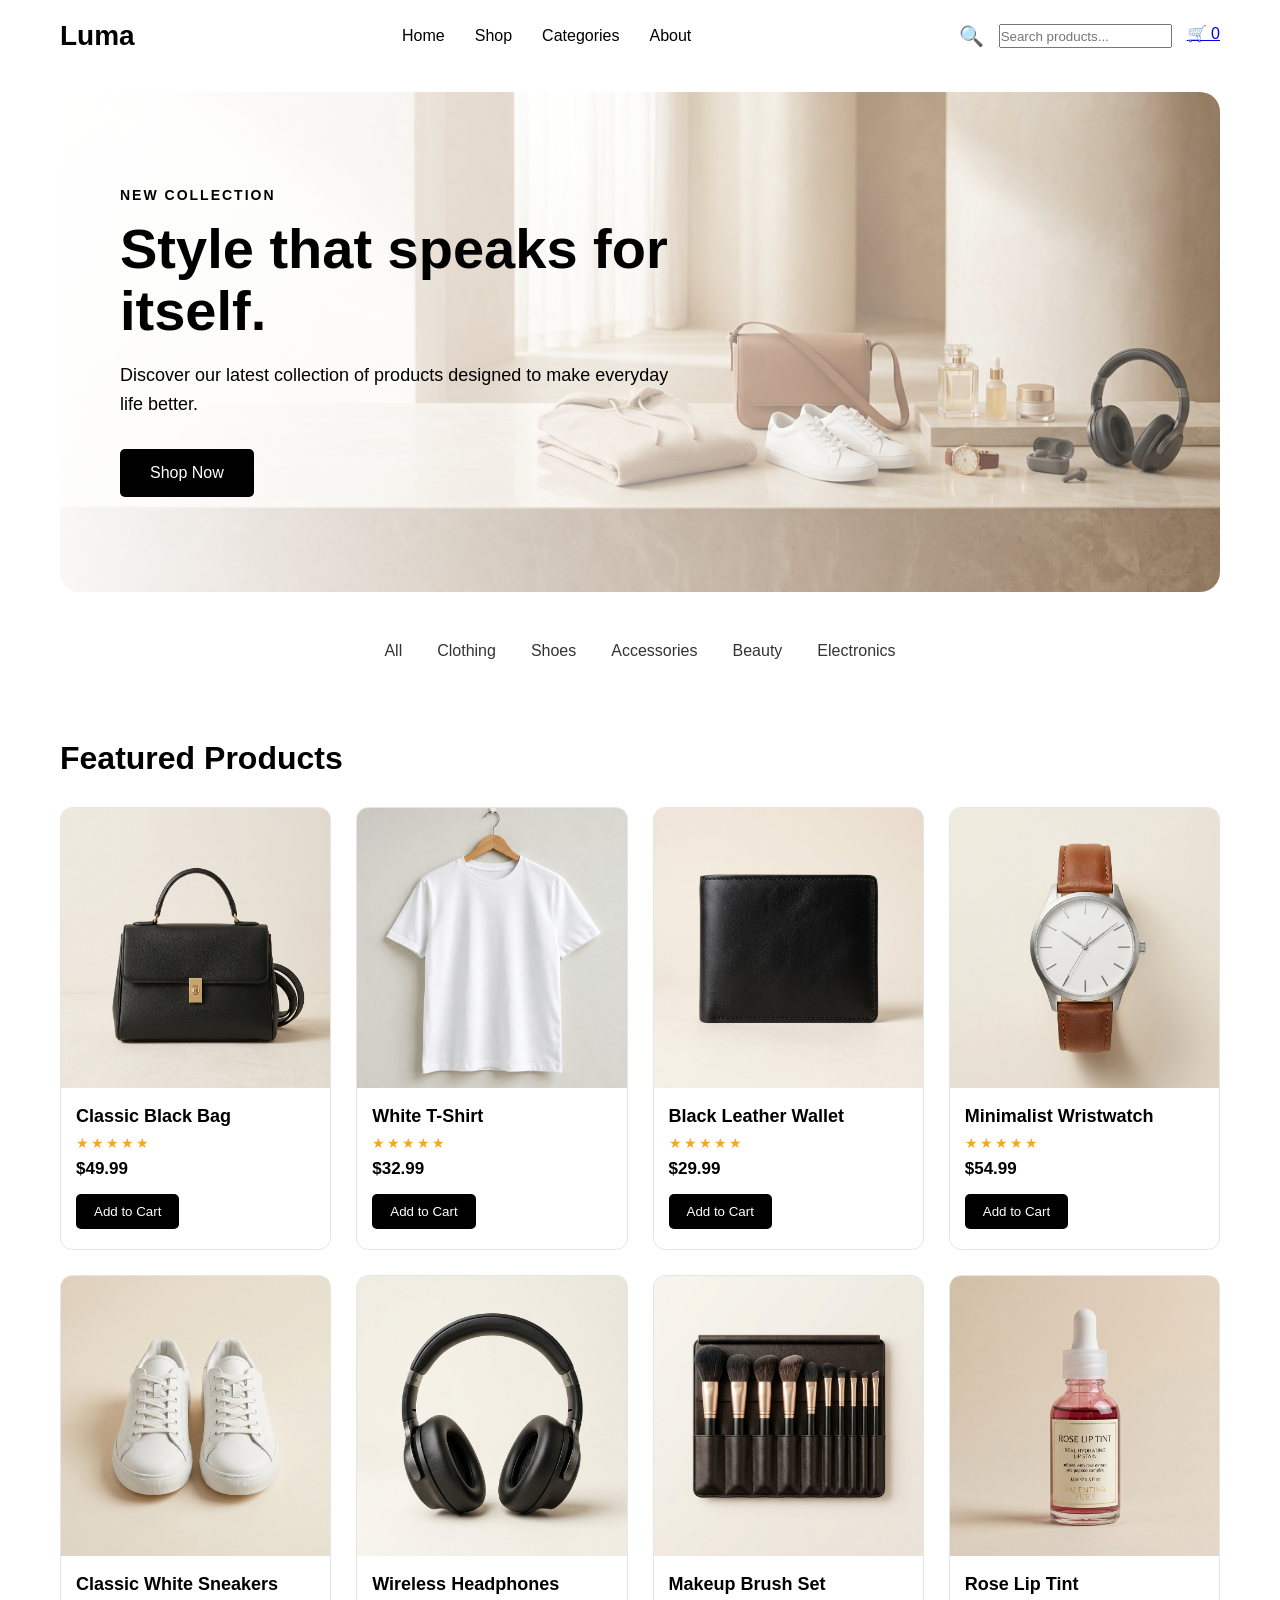
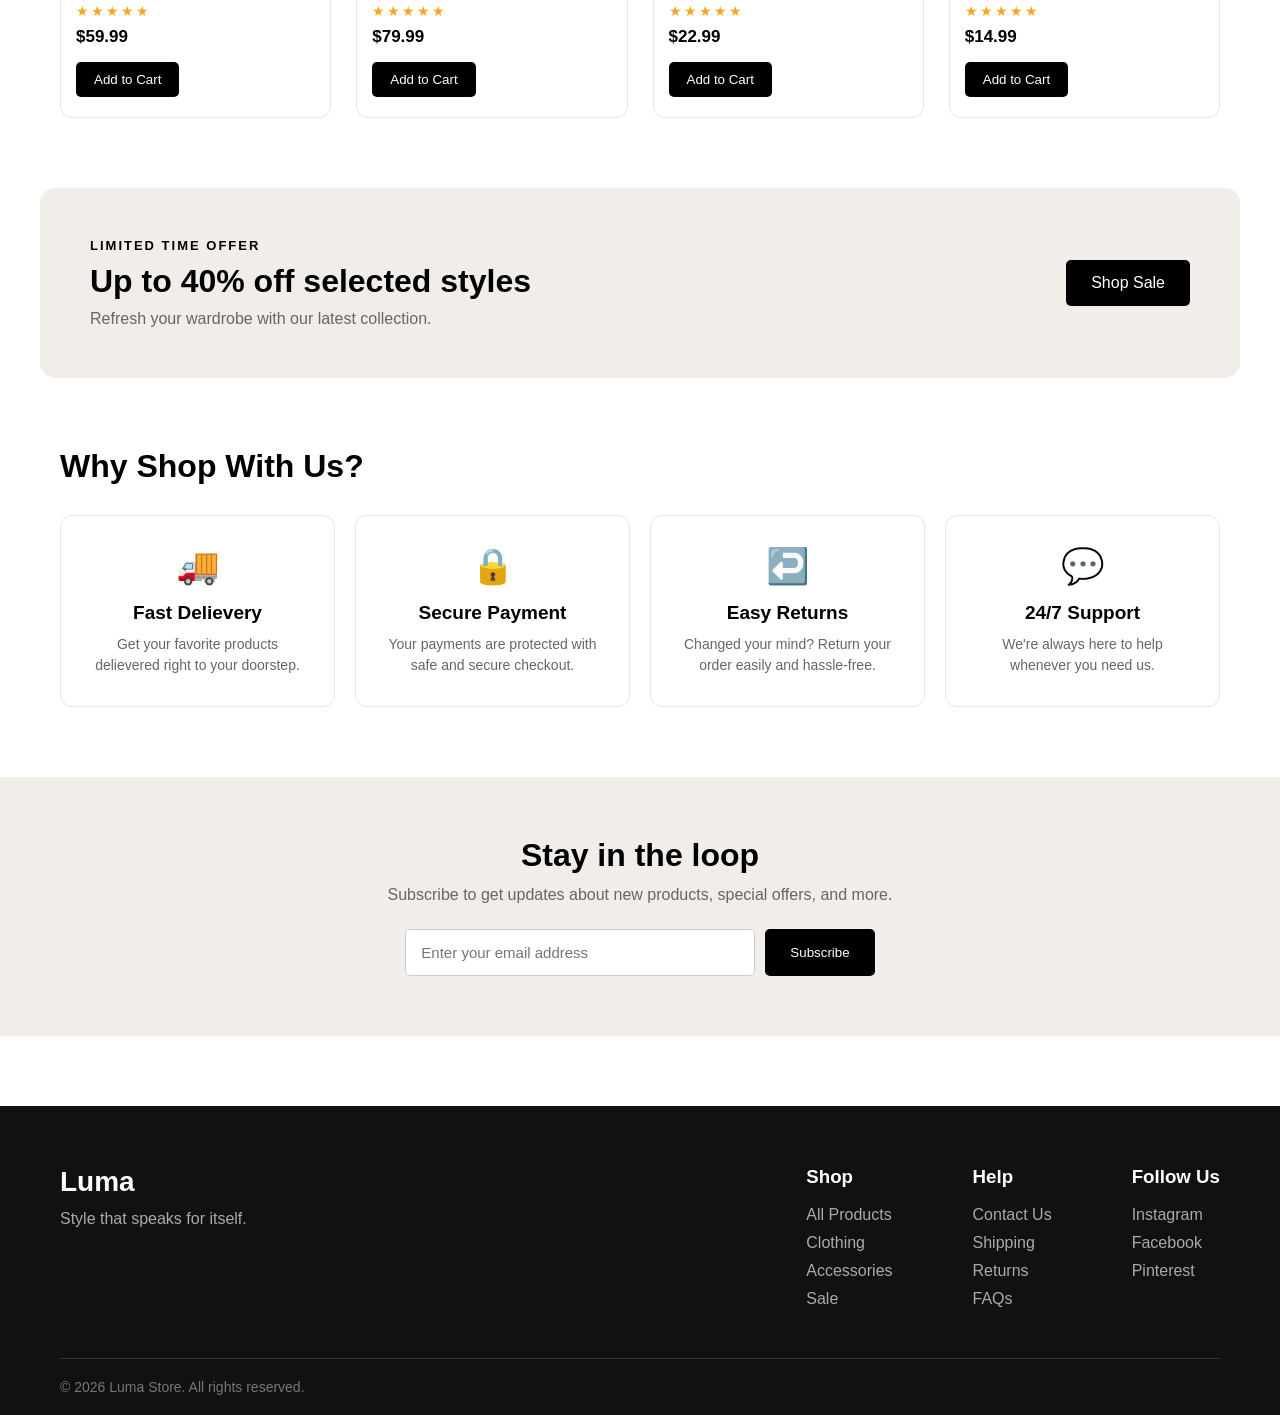
<file: index.html>
<!DOCTYPE html>
<html lang="en">

<head>
    <meta charset="UTF-8">
    <meta name="viewport" content="width=device-width, initial-scale=1.0">
    <title>Luma Store</title>
    <link rel="stylesheet" href="style.css">
</head>

<body>
    <nav>
        <div class="logo">
            Luma
        </div>
        <div class="nav-links">
            <a href="#">Home</a>
            <a href="shop.html">Shop</a>
            <a href="categories.html">Categories</a>
            <a href="#">About</a>
        </div>
        <div class="nav-actions">
            <button id="search-btn">🔍</button>
            <input type="text" class="search-input" placeholder="Search products...">
            <a href="cart.html">
                🛒 <span id="cart-count">0</span>
            </a>
        </div>
    </nav>

    <section class="hero">
        <div class="hero-content">
            <p class="hero-tag">NEW COLLECTION</p>
            <h1>Style that speaks for itself.</h1>
            <p>
                Discover our latest collection of products designed to make everyday life better.
            </p>
            <button class="shop-btn">Shop Now</button>
        </div>
    </section>
    <section class="search-results">
    <h2>Search Results</h2>
    <div class="products" id="search-results-container"></div>
</section>
    <section class="categories">
        <a href="#">All</a>
        <a href="#">Clothing</a>
        <a href="#">Shoes</a>
        <a href="#">Accessories</a>
        <a href="#">Beauty</a>
        <a href="#">Electronics</a>
    </section>
    <section class="products"  id="featured-products">
        <h2>Featured Products</h2>
        <div class="product-grid">
            <div class="product-card featured" data-category="Accessories">
                <div class="product-image">
                    <img src="assets/images/product1.jpg" alt="">
                </div>

                <h3>Classic Black Bag</h3>
                <p class="rating">★★★★★</p>
                <p class="price">$49.99</p>
                <button class="add-to-cart">Add to Cart</button>
            </div>
            <div class="product-card" data-category="Accessories">
                <div class="product-image">
                    <img src="assets/images/product2.jpg" alt="">
                </div>
                <h3>Everyday Tote Bag</h3>
                <p class="rating">★★★★★</p>
                <p class="price">$59.99</p>
                <button class="add-to-cart">Add to Cart</button>
            </div>
            <div class="product-card" data-category="Clothing">
                <div class="product-image">
                    <img src="assets/images/product3.jpg" alt="">
                </div>
                <h3>Straight Leg Jeans</h3>
                <p class="rating">★★★★★</p>
                <p class="price">$28.99</p>
                <button class="add-to-cart">Add to Cart</button>
            </div>
            <div class="product-card" data-category="Clothing">
                <div class="product-image">
                    <img src="assets/images/product4.jpg" alt="">
                </div>
                <h3>Classic Black Jeans</h3>
                <p class="rating">★★★★★</p>
                <p class="price">$37.99</p>
                <button class="add-to-cart">Add to Cart</button>
            </div>
            <div class="product-card" data-category="Clothing">
                <div class="product-image">
                    <img src="assets/images/product5.jpg" alt="">
                </div>
                <h3>Blue Button Down Shirt</h3>
                <p class="rating">★★★★★</p>
                <p class="price">$44.99</p>
                <button class="add-to-cart">Add to Cart</button>
            </div>
            <div class="product-card featured" data-category="Clothing">
                <div class="product-image">
                    <img src="assets/images/product6.jpg" alt="">
                </div>
                <h3>White T-Shirt</h3>
                <p class="rating">★★★★★</p>
                <p class="price">$32.99</p>
                <button class="add-to-cart">Add to Cart</button>
            </div>
            <div class="product-card" data-category="Clothing">
                <div class="product-image">
                    <img src="assets/images/product7.jpg" alt="">
                </div>
                <h3>Butterfly Floral Maxi Dress</h3>
                <p class="rating">★★★★★</p>
                <p class="price">$64.99</p>
                <button class="add-to-cart">Add to Cart</button>
            </div>
            <div class="product-card" data-category="Clothing">
                <div class="product-image">
                    <img src="assets/images/product8.jpg" alt="">
                </div>
                <h3>Golden Embroidered A-Line Dress</h3>
                <p class="rating">★★★★★</p>
                <p class="price">$69.99</p>
                <button class="add-to-cart">Add to Cart</button>
            </div>
            <div class="product-card" data-category="Electronics">
                <div class="product-image">
                    <img src="assets/images/product9.jpg" alt="Wireless Bluetooth Speaker">
                </div>

                <h3>Wireless Bluetooth Speaker</h3>
                <p class="rating">★★★★★</p>
                <p class="price">$49.99</p>
                <button class="add-to-cart">Add to Cart</button>
            </div>
            <div class="product-card" data-category="Beauty">
                <div class="product-image">
                    <img src="assets/images/product10.jpg" alt="Hydrating Face Serum">
                </div>

                <h3>Hydrating Face Serum</h3>
                <p class="rating">★★★★★</p>
                <p class="price">$24.99</p>
                <button class="add-to-cart">Add to Cart</button>
            </div>
            <div class="product-card" data-category="Beauty">
                <div class="product-image">
                    <img src="assets/images/product11.jpg" alt="Everyday Perfume">
                </div>

                <h3>Everyday Perfume</h3>
                <p class="rating">★★★★★</p>
                <p class="price">$44.99</p>
                <button class="add-to-cart">Add to Cart</button>
            </div>
            <div class="product-card" data-category="Shoes">
                <div class="product-image">
                    <img src="assets/images/product12.jpg" alt="Everyday Running Shoes">
                </div>

                <h3>Everyday Running Shoes</h3>
                <p class="rating">★★★★★</p>
                <p class="price">$69.99</p>
                <button class="add-to-cart">Add to Cart</button>
            </div>
            <div class="product-card" data-category="Shoes">
                <div class="product-image">
                    <img src="assets/images/product13.jpg" alt="Leather Loafers">
                </div>

                <h3>Leather Loafers</h3>
                <p class="rating">★★★★★</p>
                <p class="price">$74.99</p>
                <button class="add-to-cart">Add to Cart</button>
            </div>
            <div class="product-card featured" data-category="Accessories">
                <div class="product-image">
                    <img src="assets/images/product14.jpg" alt="Black Leather Wallet">
                </div>

                <h3>Black Leather Wallet</h3>
                <p class="rating">★★★★★</p>
                <p class="price">$29.99</p>
                <button class="add-to-cart">Add to Cart</button>
            </div>
            <div class="product-card" data-category="Clothing">
                <div class="product-image">
                    <img src="assets/images/product15.jpg" alt="Beige Oversized Hoodie">
                </div>

                <h3>Beige Oversized Hoodie</h3>
                <p class="rating">★★★★★</p>
                <p class="price">$39.99</p>
                <button class="add-to-cart">Add to Cart</button>
            </div>
            <div class="product-card" data-category="Shoes">
                <div class="product-image">
                    <img src="assets/images/product16.jpg" alt="Casual Sandals">
                </div>

                <h3>Casual Sandals</h3>
                <p class="rating">★★★★★</p>
                <p class="price">$39.99</p>
                <button class="add-to-cart">Add to Cart</button>
            </div>
            <div class="product-card featured" data-category="Accessories">
                <div class="product-image">
                    <img src="assets/images/product17.jpg" alt="Minimalist Wristwatch">
                </div>

                <h3>Minimalist Wristwatch</h3>
                <p class="rating">★★★★★</p>
                <p class="price">$54.99</p>
                <button class="add-to-cart">Add to Cart</button>
            </div>
            <div class="product-card" data-category="Clothing">
                <div class="product-image">
                    <img src="assets/images/product18.jpg" alt="Casual Cotton Pants">
                </div>

                <h3>Casual Cotton Pants</h3>
                <p class="rating">★★★★★</p>
                <p class="price">$34.99</p>
                <button class="add-to-cart">Add to Cart</button>
            </div>
            <div class="product-card featured" data-category="Shoes">
                <div class="product-image">
                    <img src="assets/images/product19.jpg" alt="Classic White Sneakers">
                </div>

                <h3>Classic White Sneakers</h3>
                <p class="rating">★★★★★</p>
                <p class="price">$59.99</p>
                <button class="add-to-cart">Add to Cart</button>
            </div>
            <div class="product-card" data-category="Electronics">
                <div class="product-image">
                    <img src="assets/images/product20.jpg" alt="Wireless Earbuds">
                </div>

                <h3>Wireless Earbuds</h3>
                <p class="rating">★★★★★</p>
                <p class="price">$59.99</p>
                <button class="add-to-cart">Add to Cart</button>
            </div>
            <div class="product-card featured" data-category="Electronics">
                <div class="product-image">
                    <img src="assets/images/product21.jpg" alt="Wireless Headphones">
                </div>

                <h3>Wireless Headphones</h3>
                <p class="rating">★★★★★</p>
                <p class="price">$79.99</p>
                <button class="add-to-cart">Add to Cart</button>
            </div>
            <div class="product-card featured" data-category="Beauty">
                <div class="product-image">
                    <img src="assets/images/product22.jpg" alt="Makeup Brush Set">
                </div>

                <h3>Makeup Brush Set</h3>
                <p class="rating">★★★★★</p>
                <p class="price">$22.99</p>
                <button class="add-to-cart">Add to Cart</button>
            </div>
            <div class="product-card" data-category="Electronics">
                <div class="product-image">
                    <img src="assets/images/product23.jpg" alt="Smartwatch">
                </div>

                <h3>Smartwatch</h3>
                <p class="rating">★★★★★</p>
                <p class="price">$89.99</p>
                <button class="add-to-cart">Add to Cart</button>
            </div>
            <div class="product-card featured" data-category="Beauty">
                <div class="product-image">
                    <img src="assets/images/product24.jpg" alt="Rose Lip Tint">
                </div>

                <h3>Rose Lip Tint</h3>
                <p class="rating">★★★★★</p>
                <p class="price">$14.99</p>
                <button class="add-to-cart">Add to Cart</button>
            </div>
        </div>
    </section>
    <section class="sale-banner">
        <div>
            <p>LIMITED TIME OFFER</p>
            <h2>Up to 40% off selected styles</h2>
            <p>Refresh your wardrobe with our latest collection.</p>
        </div>
        <button>Shop Sale</button>
    </section>
    <section class="benefits">
        <h2>Why Shop With Us?</h2>
        <div class="benefit-container">
            <div class="benefit-card">
                <div class="benefit-icon">🚚</div>
                <h3>Fast Delievery</h3>
                <p>Get your favorite products delievered right to your doorstep.</p>
            </div>
            <div class="benefit-card">
                <div class="benefit-icon">🔒</div>
                <h3>Secure Payment</h3>
                <p>Your payments are protected with safe and secure checkout.</p>
            </div>
            <div class="benefit-card">
                <div class="benefit-icon">↩️</div>
                <h3>Easy Returns</h3>
                <p>Changed your mind? Return your order easily and hassle-free.</p>
            </div>
            <div class="benefit-card">
                <div class="benefit-icon">💬</div>
                <h3>24/7 Support</h3>
                <p>We're always here to help whenever you need us.</p>
            </div>
        </div>

    </section>
    <section class="newsletter">
        <h2>Stay in the loop</h2>
        <p>
            Subscribe to get updates about new products, special offers, and more.
        </p>
        <div class="newsletter-form">
            <input type="email" placeholder="Enter your email address">
            <button>Subscribe</button>
        </div>
    </section>
    <footer>
        <div class="footer-content">
            <div class="footer-brand">
                <h2>Luma</h2>
                <p>Style that speaks for itself.</p>
            </div>
            <div class="footer-links">
                <div>
                    <h3>Shop</h3>
                    <a href="#">All Products</a>
                    <a href="#">Clothing</a>
                    <a href="#">Accessories</a>
                    <a href="#">Sale</a>
                </div>
                <div>
                    <h3>Help</h3>
                    <a href="#">Contact Us</a>
                    <a href="#">Shipping</a>
                    <a href="#">Returns</a>
                    <a href="#">FAQs</a>
                </div>
                <div>
                    <h3>Follow Us</h3>
                    <a href="#">Instagram</a>
                    <a href="#">Facebook</a>
                    <a href="#">Pinterest</a>
                </div>
            </div>
        </div>
        <div class="footer-bottom">
            <p>© 2026 Luma Store. All rights reserved.</p>
        </div>
    </footer>
    <script src="script.js"></script>
</body>

</html>
</file>
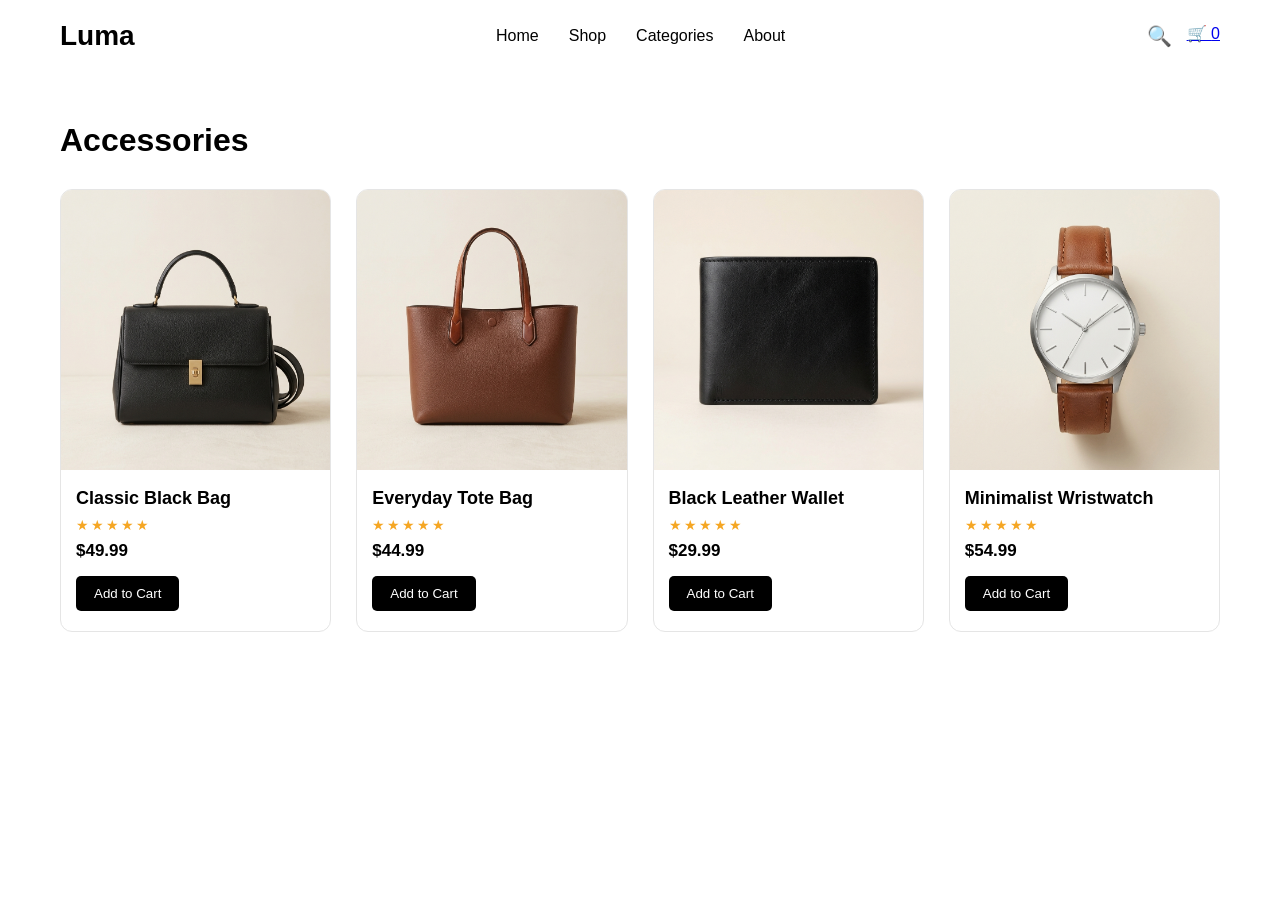
<file: accessories.html>
<!DOCTYPE html>
<html lang="en">

<head>
    <meta charset="UTF-8">
    <meta name="viewport" content="width=device-width, initial-scale=1.0">
    <title>Accessories | Luma Store</title>
    <link rel="stylesheet" href="style.css">
</head>

<body>

    <nav>
        <div class="logo">Luma</div>

        <div class="nav-links">
            <a href="index.html">Home</a>
            <a href="#">Shop</a>
            <a href="categories.html">Categories</a>
            <a href="#">About</a>
        </div>

        <div class="nav-actions">
            <button>🔍</button>
           <a href="cart.html">🛒 <span id="cart-count">0</span></a>
        </div>
    </nav>

    <section class="products">
        <h2>Accessories</h2>

        <div class="product-grid">
            <div class="product-card">
                <div class="product-image">
                    <img src="assets/images/product1.jpg" alt="Classic Black Bag">
                </div>

                <h3>Classic Black Bag</h3>
                <p class="rating">★★★★★</p>
                <p class="price">$49.99</p>
                <button class="add-to-cart">Add to Cart</button>
            </div>
            <div class="product-card">
                <div class="product-image">
                    <img src="assets/images/product2.jpg" alt="Everyday Tote Bag">
                </div>

                <h3>Everyday Tote Bag</h3>
                <p class="rating">★★★★★</p>
                <p class="price">$44.99</p>
                <button class="add-to-cart">Add to Cart</button>
            </div>

            <div class="product-card">
                <div class="product-image">
                    <img src="assets/images/product14.jpg" alt="Black Leather Wallet">
                </div>

                <h3>Black Leather Wallet</h3>
                <p class="rating">★★★★★</p>
                <p class="price">$29.99</p>
                <button class="add-to-cart">Add to Cart</button>
            </div>

            <div class="product-card">
                <div class="product-image">
                    <img src="assets/images/product17.jpg" alt="Minimalist Wristwatch">
                </div>

                <h3>Minimalist Wristwatch</h3>
                <p class="rating">★★★★★</p>
                <p class="price">$54.99</p>
                <button class="add-to-cart">Add to Cart</button>
            </div>

        </div>
    </section>

    <script src="script.js"></script>
</body>

</html>
</file>
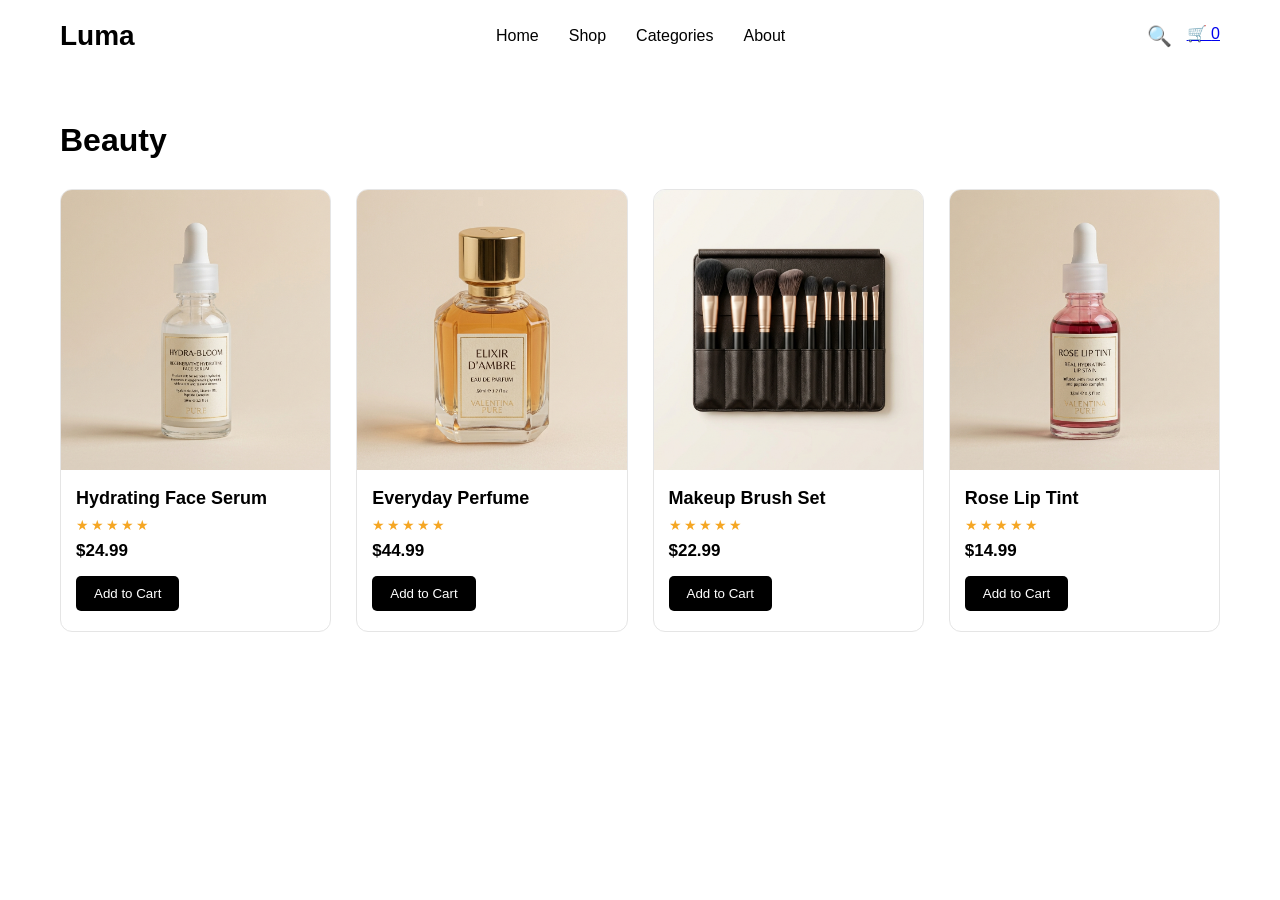
<file: beauty.html>
<!DOCTYPE html>
<html lang="en">

<head>
    <meta charset="UTF-8">
    <meta name="viewport" content="width=device-width, initial-scale=1.0">
    <title>Beauty | Luma Store</title>
    <link rel="stylesheet" href="style.css">
</head>

<body>

    <nav>
        <div class="logo">Luma</div>

        <div class="nav-links">
            <a href="index.html">Home</a>
            <a href="#">Shop</a>
            <a href="categories.html">Categories</a>
            <a href="#">About</a>
        </div>

        <div class="nav-actions">
            <button>🔍</button>
            <a href="cart.html">🛒 <span id="cart-count">0</span></a>
        </div>
    </nav>

    <section class="products">
        <h2>Beauty</h2>

        <div class="product-grid">
            <div class="product-card">
    <div class="product-image">
        <img src="assets/images/product10.jpg" alt="Hydrating Face Serum">
    </div>

    <h3>Hydrating Face Serum</h3>
    <p class="rating">★★★★★</p>
    <p class="price">$24.99</p>
    <button class="add-to-cart">Add to Cart</button>
</div>

<div class="product-card">
    <div class="product-image">
        <img src="assets/images/product11.jpg" alt="Everyday Perfume">
    </div>

    <h3>Everyday Perfume</h3>
    <p class="rating">★★★★★</p>
    <p class="price">$44.99</p>
    <button class="add-to-cart">Add to Cart</button>
</div>

<div class="product-card">
    <div class="product-image">
        <img src="assets/images/product22.jpg" alt="Makeup Brush Set">
    </div>

    <h3>Makeup Brush Set</h3>
    <p class="rating">★★★★★</p>
    <p class="price">$22.99</p>
    <button class="add-to-cart">Add to Cart</button>
</div>

<div class="product-card">
    <div class="product-image">
        <img src="assets/images/product24.jpg" alt="Rose Lip Tint">
    </div>

    <h3>Rose Lip Tint</h3>
    <p class="rating">★★★★★</p>
    <p class="price">$14.99</p>
    <button class="add-to-cart">Add to Cart</button>
</div>

        </div>
    </section>

    <script src="script.js"></script>
</body>

</html>
</file>
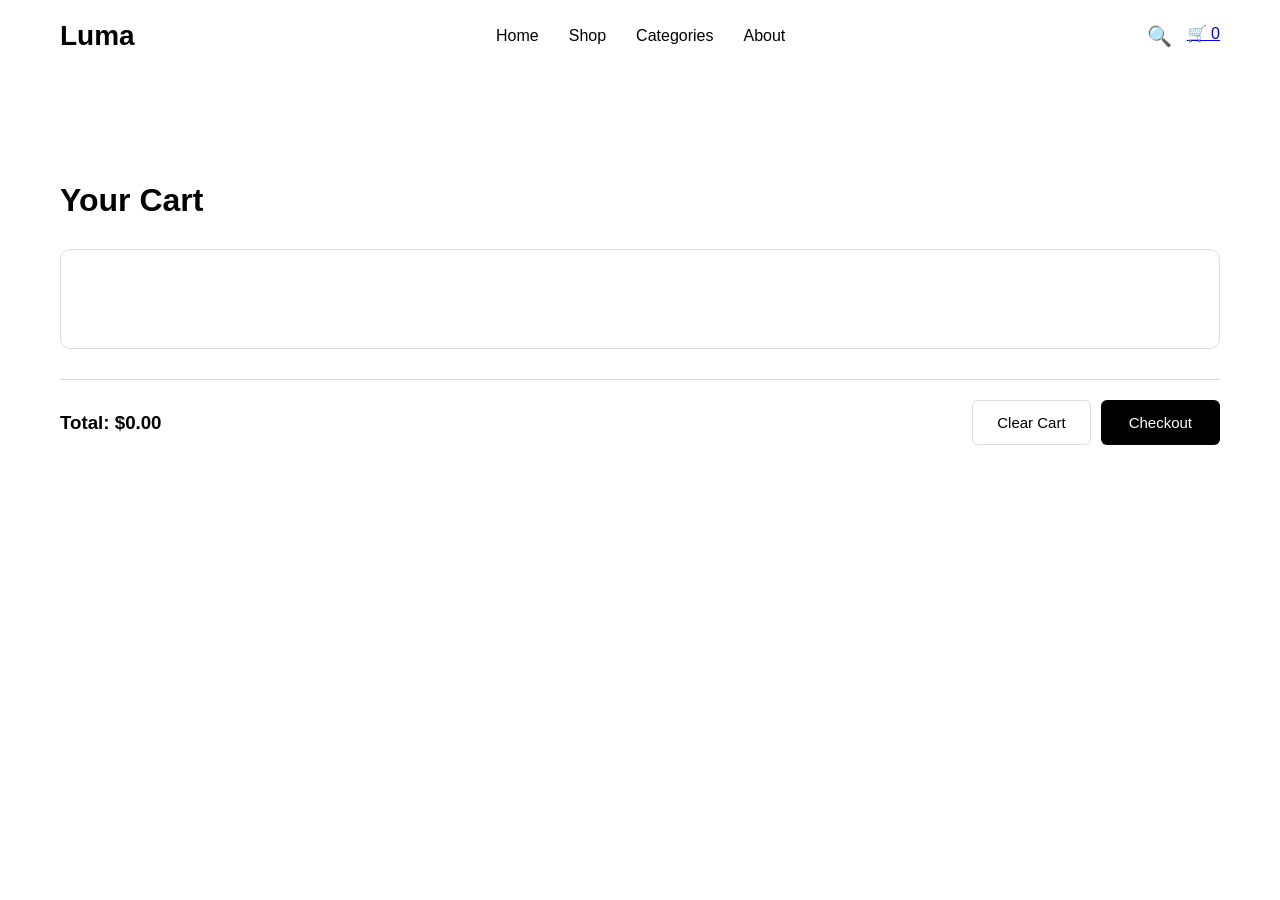
<file: cart.html>
<!DOCTYPE html>
<html lang="en">

<head>
    <meta charset="UTF-8">
    <meta name="viewport" content="width=device-width, initial-scale=1.0">
    <title>Your Cart | Luma Store</title>
    <link rel="stylesheet" href="style.css">
</head>

<body>

    <nav>
        <div class="logo">
            Luma
        </div>

        <div class="nav-links">
            <a href="index.html">Home</a>
            <a href="index.html">Shop</a>
            <a href="index.html">Categories</a>
            <a href="index.html">About</a>
        </div>

        <div class="nav-actions">
    <button>🔍</button>
    <a href="cart.html">
        🛒 <span id="cart-count">0</span>
    </a>
</div>
    </nav>

    <section class="cart-section">

        <h2>Your Cart</h2>

        <div id="cart-items">
            <p>Your cart is empty.</p>
        </div>

        <div class="cart-total">
    <h3>Total: $<span id="cart-total">0.00</span></h3>

    <div class="cart-buttons">
        <button id="clear-cart-btn">Clear Cart</button>
        <button id="checkout-btn">Checkout</button>
    </div>
</div>

    </section>

    <script src="script.js"></script>

</body>

</html>
</file>
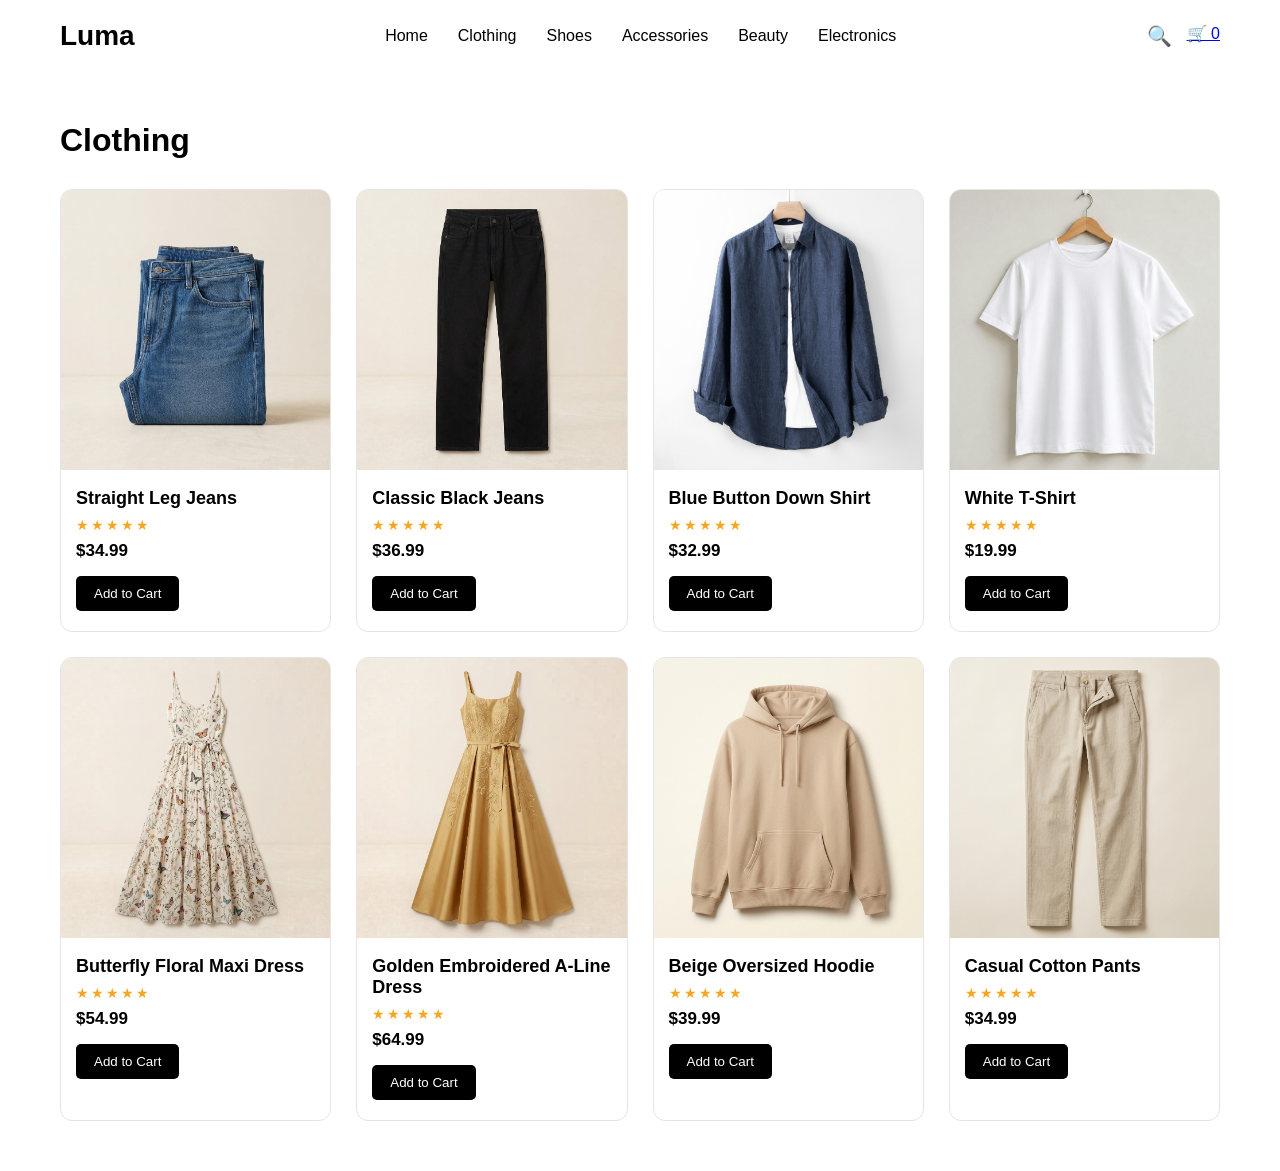
<file: clothing.html>
<!DOCTYPE html>
<html lang="en">

<head>
    <meta charset="UTF-8">
    <meta name="viewport" content="width=device-width, initial-scale=1.0">
    <title>Clothing | Luma Store</title>
    <link rel="stylesheet" href="style.css">
</head>

<body>

    <nav>
        <div class="logo">
            Luma
        </div>

        <div class="nav-links">
            <a href="index.html">Home</a>
            <a href="clothing.html">Clothing</a>
            <a href="#">Shoes</a>
            <a href="#">Accessories</a>
            <a href="#">Beauty</a>
            <a href="#">Electronics</a>
        </div>

        <div class="nav-actions">
            <button>🔍</button>
            <a href="cart.html">🛒 <span id="cart-count">0</span></a>
        </div>
    </nav>

    <section class="products">
        <h2>Clothing</h2>

        <div class="product-grid">
            <div class="product-card">
    <div class="product-image">
        <img src="assets/images/product3.jpg" alt="Straight Leg Jeans">
    </div>

    <h3>Straight Leg Jeans</h3>
    <p class="rating">★★★★★</p>
    <p class="price">$34.99</p>
    <button class="add-to-cart">Add to Cart</button>
</div>

<div class="product-card">
    <div class="product-image">
        <img src="assets/images/product4.jpg" alt="Classic Black Jeans">
    </div>

    <h3>Classic Black Jeans</h3>
    <p class="rating">★★★★★</p>
    <p class="price">$36.99</p>
    <button class="add-to-cart">Add to Cart</button>
</div>

<div class="product-card">
    <div class="product-image">
        <img src="assets/images/product5.jpg" alt="Blue Button Down Shirt">
    </div>

    <h3>Blue Button Down Shirt</h3>
    <p class="rating">★★★★★</p>
    <p class="price">$32.99</p>
    <button class="add-to-cart">Add to Cart</button>
</div>

<div class="product-card">
    <div class="product-image">
        <img src="assets/images/product6.jpg" alt="White T-Shirt">
    </div>

    <h3>White T-Shirt</h3>
    <p class="rating">★★★★★</p>
    <p class="price">$19.99</p>
    <button class="add-to-cart">Add to Cart</button>
</div>

<div class="product-card">
    <div class="product-image">
        <img src="assets/images/product7.jpg" alt="Butterfly Floral Maxi Dress">
    </div>

    <h3>Butterfly Floral Maxi Dress</h3>
    <p class="rating">★★★★★</p>
    <p class="price">$54.99</p>
    <button class="add-to-cart">Add to Cart</button>
</div>

<div class="product-card">
    <div class="product-image">
        <img src="assets/images/product8.jpg" alt="Golden Embroidered A-Line Dress">
    </div>

    <h3>Golden Embroidered A-Line Dress</h3>
    <p class="rating">★★★★★</p>
    <p class="price">$64.99</p>
    <button class="add-to-cart">Add to Cart</button>
</div>
<div class="product-card">
    <div class="product-image">
        <img src="assets/images/product15.jpg" alt="Beige Oversized Hoodie">
    </div>

    <h3>Beige Oversized Hoodie</h3>
    <p class="rating">★★★★★</p>
    <p class="price">$39.99</p>
    <button class="add-to-cart">Add to Cart</button>
</div>

<div class="product-card">
    <div class="product-image">
        <img src="assets/images/product18.jpg" alt="Casual Cotton Pants">
    </div>

    <h3>Casual Cotton Pants</h3>
    <p class="rating">★★★★★</p>
    <p class="price">$34.99</p>
    <button class="add-to-cart">Add to Cart</button>
</div>

        </div>
    </section>

    <script src="script.js"></script>
</body>

</html>
</file>
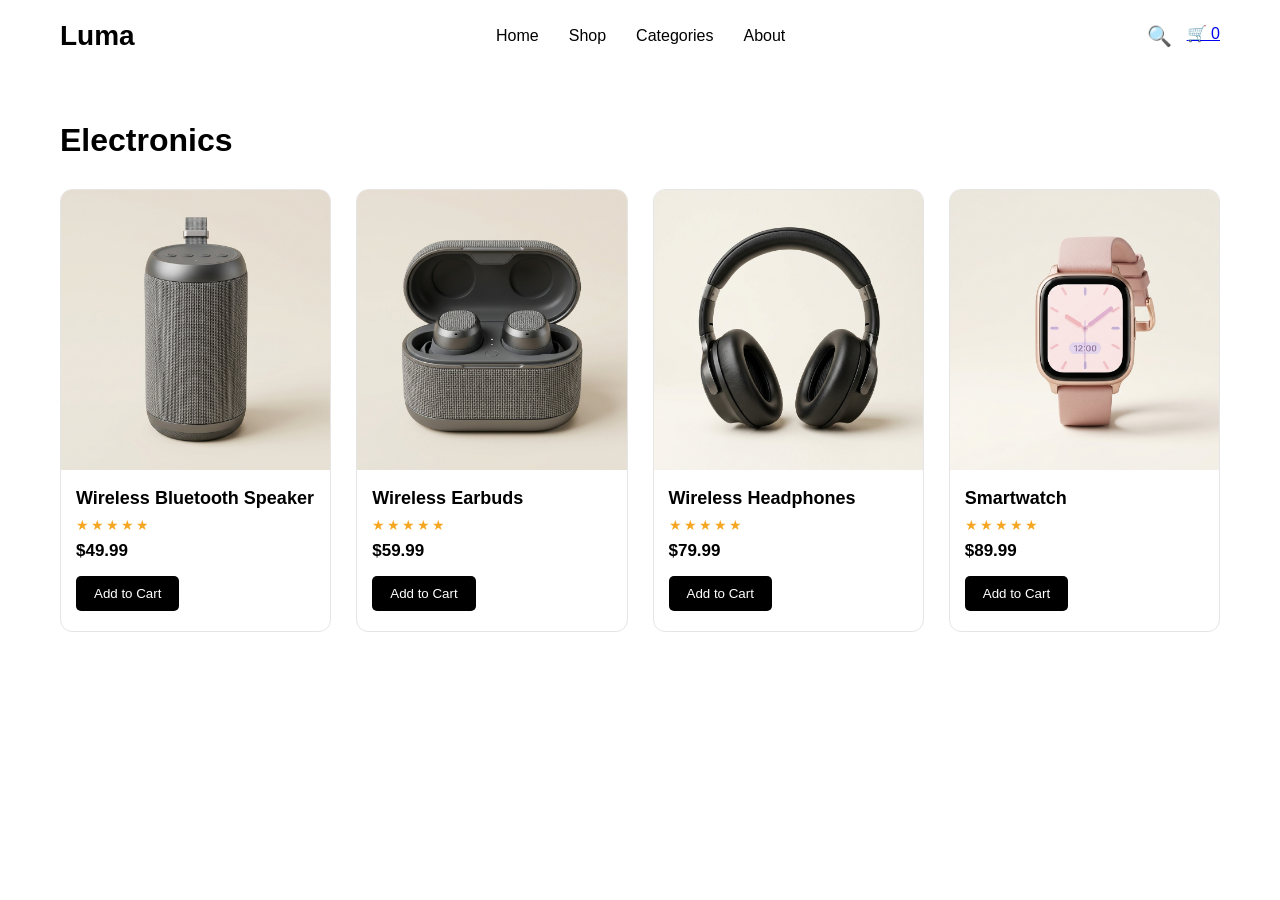
<file: electronics.html>
<!DOCTYPE html>
<html lang="en">

<head>
    <meta charset="UTF-8">
    <meta name="viewport" content="width=device-width, initial-scale=1.0">
    <title>Electronics | Luma Store</title>
    <link rel="stylesheet" href="style.css">
</head>

<body>

    <nav>
        <div class="logo">Luma</div>

        <div class="nav-links">
            <a href="index.html">Home</a>
            <a href="#">Shop</a>
            <a href="categories.html">Categories</a>
            <a href="#">About</a>
        </div>

        <div class="nav-actions">
            <button>🔍</button>
            <a href="cart.html">🛒 <span id="cart-count">0</span></a>
        </div>
    </nav>

    <section class="products">
        <h2>Electronics</h2>

        <div class="product-grid">
            <div class="product-card">
    <div class="product-image">
        <img src="assets/images/product9.jpg" alt="Wireless Bluetooth Speaker">
    </div>

    <h3>Wireless Bluetooth Speaker</h3>
    <p class="rating">★★★★★</p>
    <p class="price">$49.99</p>
    <button class="add-to-cart">Add to Cart</button>
</div>
<div class="product-card">
    <div class="product-image">
        <img src="assets/images/product20.jpg" alt="Wireless Earbuds">
    </div>

    <h3>Wireless Earbuds</h3>
    <p class="rating">★★★★★</p>
    <p class="price">$59.99</p>
    <button class="add-to-cart">Add to Cart</button>
</div>

<div class="product-card">
    <div class="product-image">
        <img src="assets/images/product21.jpg" alt="Wireless Headphones">
    </div>

    <h3>Wireless Headphones</h3>
    <p class="rating">★★★★★</p>
    <p class="price">$79.99</p>
    <button class="add-to-cart">Add to Cart</button>
</div>

<div class="product-card">
    <div class="product-image">
        <img src="assets/images/product23.jpg" alt="Smartwatch">
    </div>

    <h3>Smartwatch</h3>
    <p class="rating">★★★★★</p>
    <p class="price">$89.99</p>
    <button class="add-to-cart">Add to Cart</button>
</div>

        </div>
    </section>

    <script src="script.js"></script>
</body>

</html>
</file>
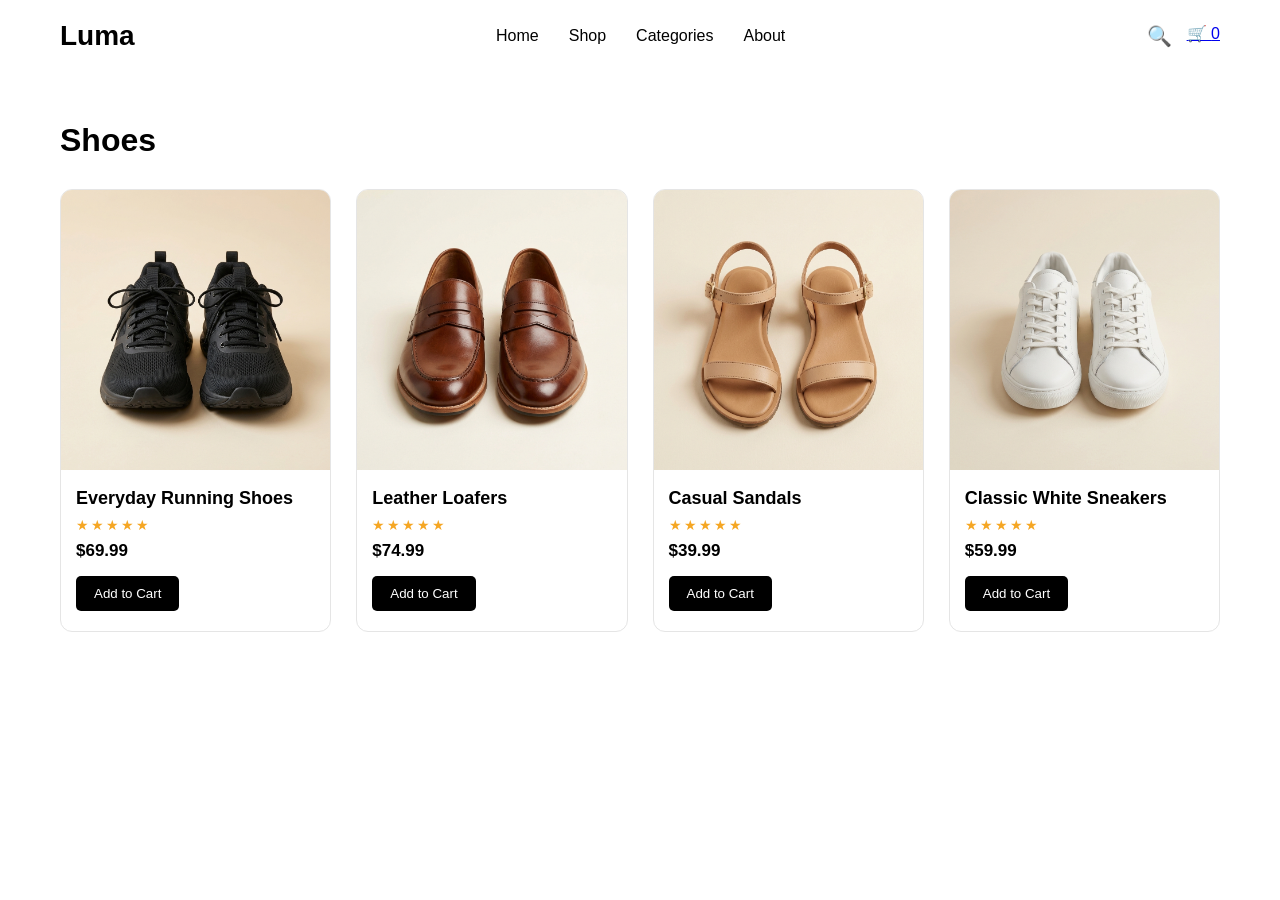
<file: shoes.html>
<!DOCTYPE html>
<html lang="en">

<head>
    <meta charset="UTF-8">
    <meta name="viewport" content="width=device-width, initial-scale=1.0">
    <title>Shoes | Luma Store</title>
    <link rel="stylesheet" href="style.css">
</head>

<body>

    <nav>
        <div class="logo">Luma</div>

        <div class="nav-links">
            <a href="index.html">Home</a>
            <a href="#">Shop</a>
            <a href="categories.html">Categories</a>
            <a href="#">About</a>
        </div>

        <div class="nav-actions">
            <button>🔍</button>
            <a href="cart.html">🛒 <span id="cart-count">0</span></a>
        </div>
    </nav>

    <section class="products">
        <h2>Shoes</h2>

        <div class="product-grid">
            <div class="product-card">
                <div class="product-image">
                    <img src="assets/images/product12.jpg" alt="Everyday Running Shoes">
                </div>

                <h3>Everyday Running Shoes</h3>
                <p class="rating">★★★★★</p>
                <p class="price">$69.99</p>
                <button class="add-to-cart">Add to Cart</button>
            </div>
            <div class="product-card">
                <div class="product-image">
                    <img src="assets/images/product13.jpg" alt="Leather Loafers">
                </div>

                <h3>Leather Loafers</h3>
                <p class="rating">★★★★★</p>
                <p class="price">$74.99</p>
                <button class="add-to-cart">Add to Cart</button>
            </div>
            <div class="product-card">
                <div class="product-image">
                    <img src="assets/images/product16.jpg" alt="Casual Sandals">
                </div>

                <h3>Casual Sandals</h3>
                <p class="rating">★★★★★</p>
                <p class="price">$39.99</p>
                <button class="add-to-cart">Add to Cart</button>
            </div>
            <div class="product-card">
                <div class="product-image">
                    <img src="assets/images/product19.jpg" alt="Classic White Sneakers">
                </div>

                <h3>Classic White Sneakers</h3>
                <p class="rating">★★★★★</p>
                <p class="price">$59.99</p>
                <button class="add-to-cart">Add to Cart</button>
            </div>
        </div>
    </section>

    <script src="script.js"></script>
</body>

</html>
</file>
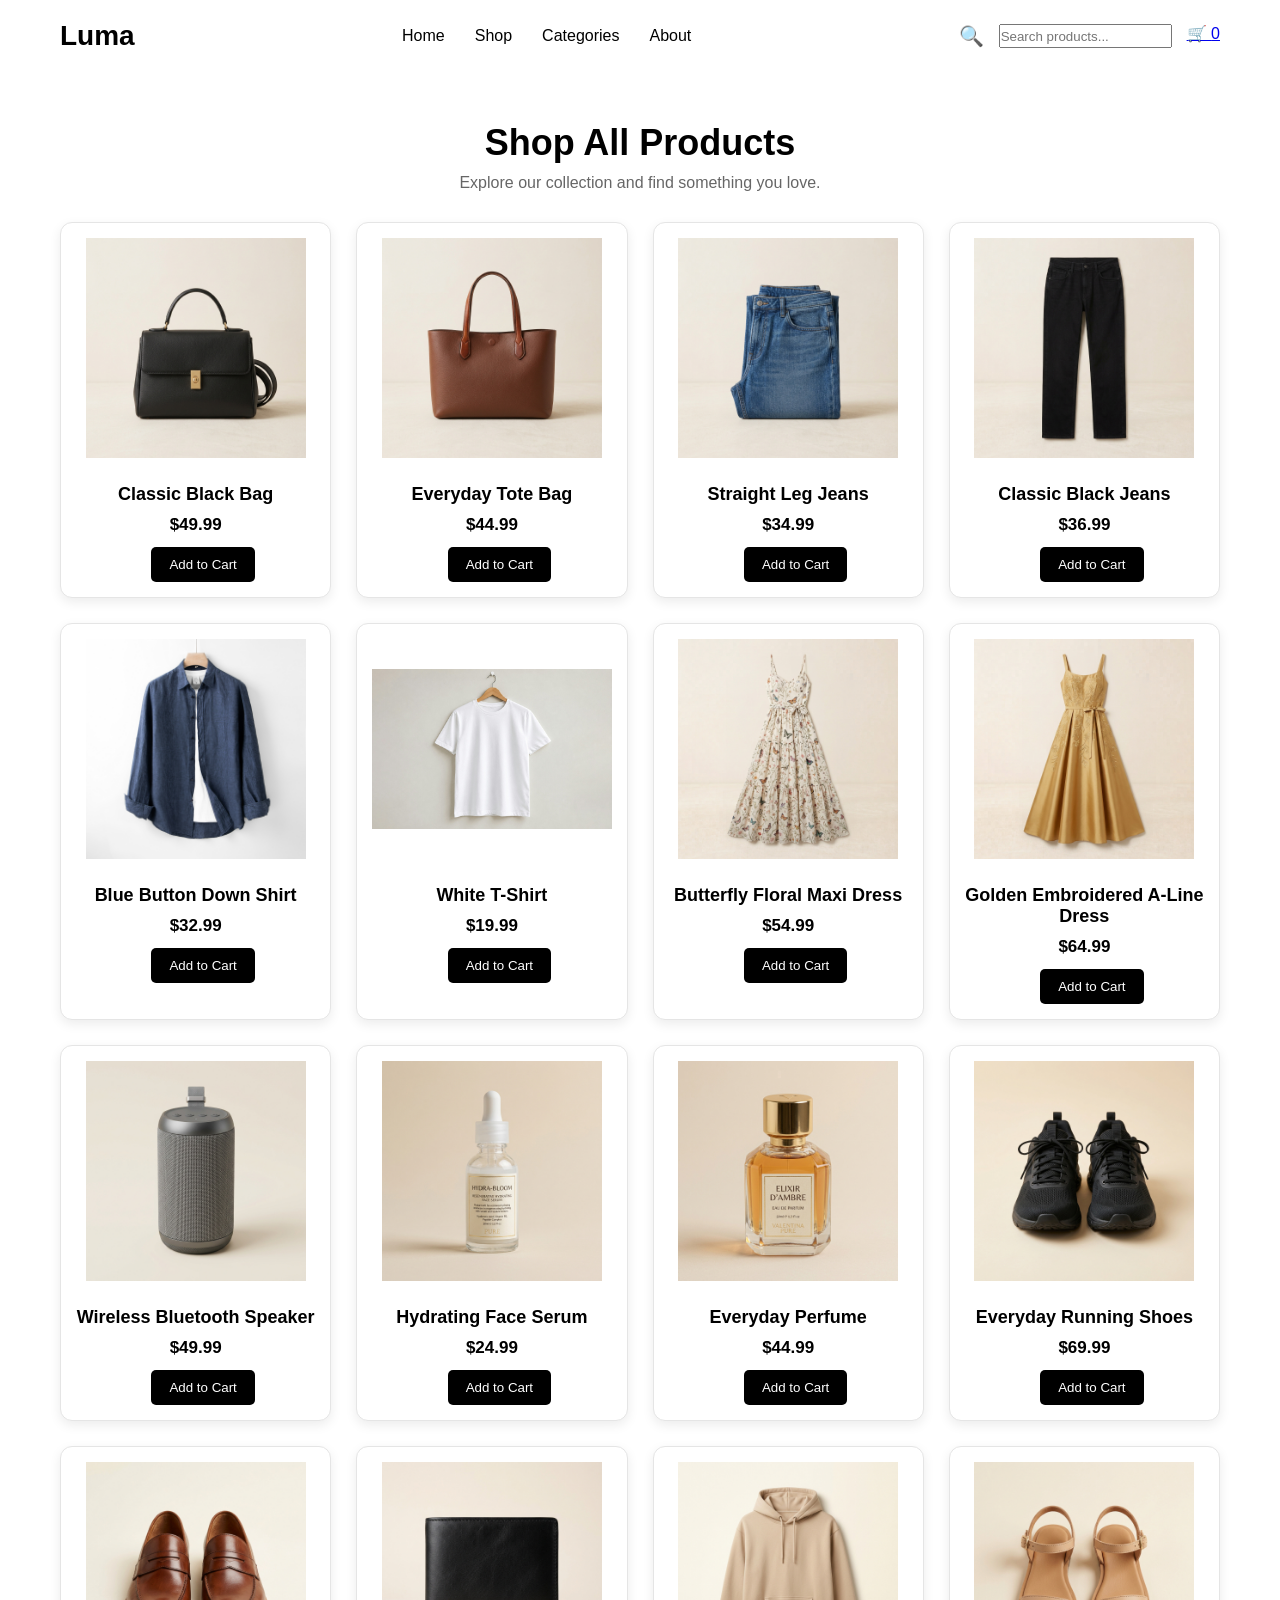
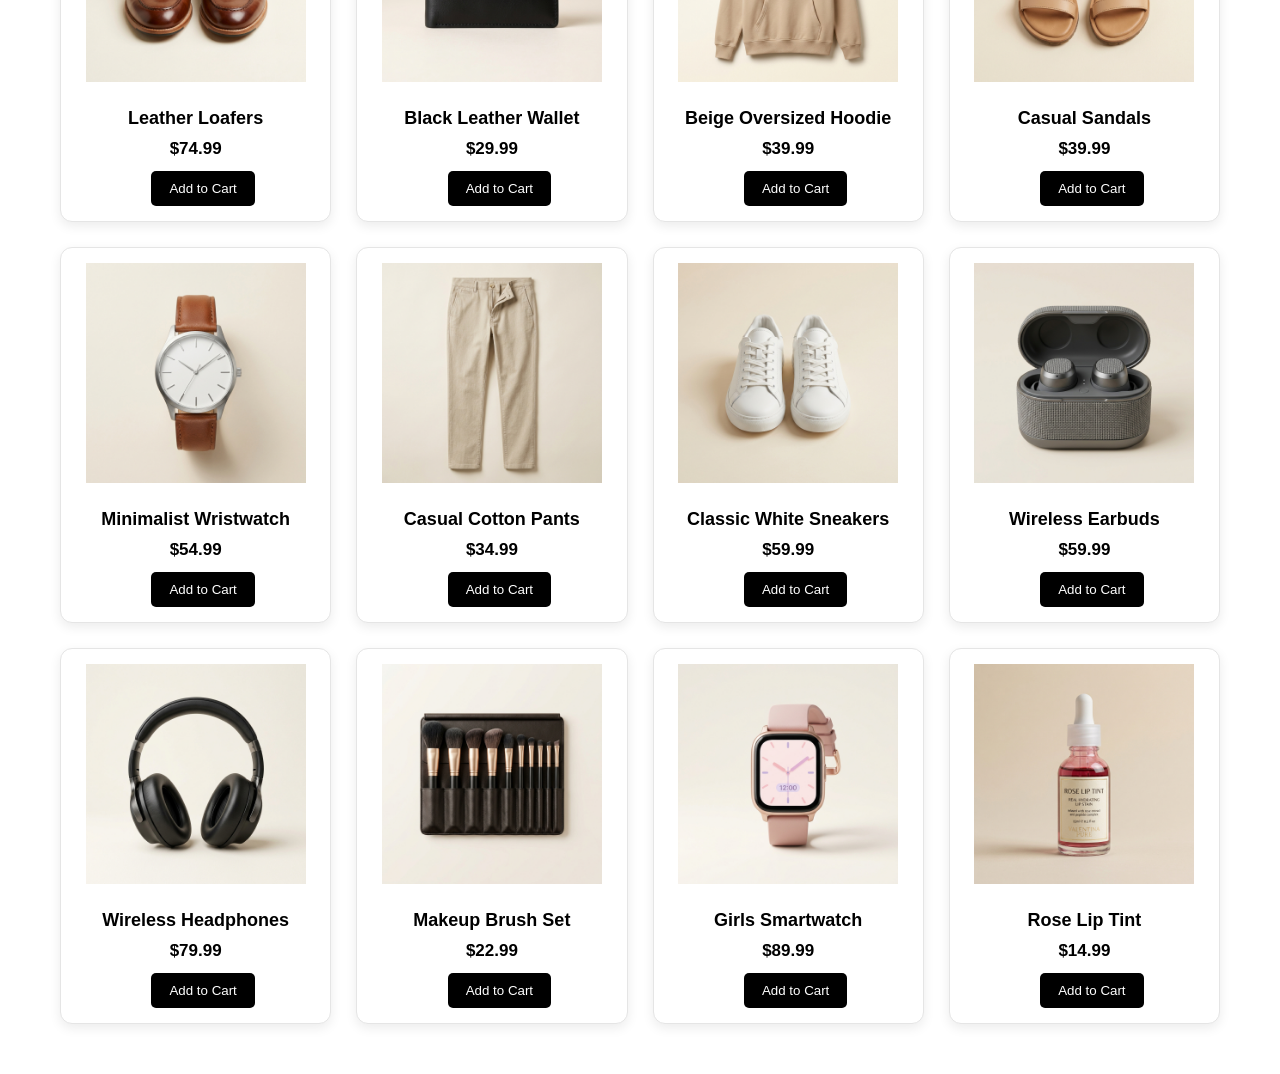
<file: shop.html>
<!DOCTYPE html>
<html lang="en">

<head>
    <meta charset="UTF-8">
    <meta name="viewport" content="width=device-width, initial-scale=1.0">
    <title>Shop - Luma</title>
    <link rel="stylesheet" href="style.css">
</head>

<body>
    <nav>
        <div class="logo">
            Luma
        </div>
        <div class="nav-links">
            <a href="#">Home</a>
            <a href="shop.html">Shop</a>
            <a href="categories.html">Categories</a>
            <a href="#">About</a>
        </div>
        <div class="nav-actions">
            <button id="search-btn">🔍</button>
            <input type="text" class="search-input" placeholder="Search products...">
            <a href="cart.html">
                🛒 <span id="cart-count">0</span>
            </a>
        </div>
    </nav>

    <div class="shop-heading">
        <h1>Shop All Products</h1>
        <p>Explore our collection and find something you love.</p>
    </div>
    <section class="products" id="shop-products">

    </section>
    <script src="script.js"></script>
</body>

</html>
</file>
<file: style.css>
* {
    margin: 0;
    padding: 0;
    box-sizing: border-box;
}

body {
    font-family: Arial, Helvetica, sans-serif;
}

nav {
    display: flex;
    justify-content: space-between;
    align-items: center;
    padding: 20px 60px;
}

.logo {
    font-size: 28px;
    font-weight: bold;
}

.nav-links {
    display: flex;
    gap: 30px;
}

.nav-links a {
    text-decoration: none;
    color: black;
}

.nav-actions {
    display: flex;
    gap: 15px;
}

.nav-actions button {
    border: none;
    background: none;
    font-size: 20px;
    cursor: pointer;
}

.hero {
    min-height: 500px;
    margin: 20px 60px;
    display: flex;
    align-items: center;
    padding: 60px;
    border-radius: 20px;
    background-image:
        linear-gradient(to right, rgba(255, 255, 255, 0.95), rgba(255, 255, 255, 0.1)),
        url(assets/images/hero.jpg);
    background-size: cover;
    background-position: center;
}

.hero-content {
    max-width: 550px;
}

.hero-tag {
    font-size: 14px;
    font-weight: bold;
    letter-spacing: 2px;
    margin-bottom: 15px;
}

.hero h1 {
    font-size: 56px;
    line-height: 1.1;
    margin-bottom: 20px;
}

.hero-content>p:not(.hero-tag) {
    font-size: 18px;
    line-height: 1.6;
    margin-bottom: 30px;
}

.shop-btn {
    border: none;
    background-color: black;
    color: white;
    padding: 15px 30px;
    border-radius: 5px;
    font-size: 16px;
    cursor: pointer;
}

.categories {
    display: flex;
    justify-content: center;
    gap: 35px;
    padding: 30px 0;
}

.categories a {
    text-decoration: none;
    color: #333;
    font-size: 16px;
}

.categories a:hover {
    color: #777;
}

.products {
    max-width: 1200px;
    margin: 50px auto;
    padding: 0 20px;
}

.products h2 {
    font-size: 32px;
    margin-bottom: 30px;
}

.product-grid {
    display: grid;
    grid-template-columns: repeat(4, 1fr);
    gap: 25px;
}

.product-card {
    border: 1px solid #e5e5e5;
    border-radius: 12px;
    overflow: hidden;
    padding-bottom: 20px;
    background-color: white;
    
}


.product-image {
    width: 100%;
    height: 280px;
    overflow: hidden;
}

.product-image img {
    width: 100%;
    height: 100%;
    object-fit: cover;
    transition: transform 0.3s ease;
}

.product-card h3 {
    font-size: 18px;
    margin: 18px 15px 8px;
}

.price {
    font-size: 17px;
    font-weight: bold;
    margin: 0 15px 15px;
}

.product-card button {
    margin-left: 15px;
    padding: 10px 18px;
    border: none;
    border-radius: 5px;
    background-color: black;
    color: white;
    cursor: pointer;

}

.product-card:hover,
.product-image img {
    transform: scale(1.05);
}

.product-card button:hover {
    background-color: #555;
}

.rating {
    color: #f5a623;
    font-size: 14px;
    margin: 0 15px 8px;
    letter-spacing: 2px;
}

@media (max-width: 900px) {
    .product-grid {
        grid-template-columns: repeat(2, 1fr);
    }
}

@media (max-width: 600px) {
    .product-grid {
        grid-template-columns: 1fr;
    }
}

@media (max-width: 700px) {
    nav {
        padding: 20px;
        flex-wrap: wrap;
        gap: 20px;
    }

    .nav-links {
        order: 3;
        width: 100%;
        justify-content: center;
        gap: 20px;
    }
}

@media (max-width: 700px) {
    .hero {
        margin: 15px 20px;
        min-height: 450px;
        padding: 30px;
        background-position: center;
    }

    .hero h1 {
        font-size: 40px;
    }

    .hero-content>p:not(.hero-tag) {
        font-size: 16px;
    }
}

@media (max-width: 700px) {
    .categories {
        justify-content: flex-start;
        overflow-x: auto;
        padding: 20px;
        gap: 25px;
        white-space: nowrap;
    }

    .categories::-webkit-scrollbar {
        display: none;
    }
}

@media (max-width: 700px) {
    .sale-banner {
        margin: 40px 20px;
        padding: 35px 25px;

        flex-direction: column;
        align-items: flex-start;
    }

    .sale-banner h2 {
        font-size: 26px;
    }
}

.sale-banner {
    margin: 70px auto;
    max-width: 1200px;
    padding: 50px;
    background-color: #f1eee9;
    border-radius: 15px;
    display: flex;
    justify-content: space-between;
    align-items: center;
    gap: 30px;
}

.sale-banner p:first-child {
    font-size: 13px;
    font-weight: bold;
    letter-spacing: 2px;
    margin-bottom: 10px;
}

.sale-banner h2 {
    font-size: 32px;
    margin-bottom: 10px;
}

.sale-banner div p:last-child {
    color: #666;
}

.sale-banner button {
    border: none;
    background-color: black;
    color: white;
    padding: 14px 25px;
    border-radius: 5px;
    font-size: 16px;
    cursor: pointer;
}
.benefits{
    max-width: 1200px;
    margin: 70px auto;
    padding: 0 20px;
}
.benefits h2{
    font-size: 32px;
    margin-bottom: 30px;
}
.benefit-container{
    display: grid;
    grid-template-columns: repeat(4, 1fr);
    gap: 20px;
}
.benefit-card{
    padding: 30px 25px;
    border: 1px solid #e5e5e5;
    border-radius: 12px;
    text-align: center;
    transition: transform 0.3s ease;
}
.benefit-card:hover{
    transform: translate(-5px);
}
.benefit-icon{
    font-size: 35px;
    margin-bottom: 15px;
}
.benefit-card h3{
    margin-bottom: 10px;
    font-size: 19px;
    
}
.benefit-card p{
    color: #666;
    line-height: 1.5;
    font-size: 14px;
}
.newsletter{
    margin: 70px auto;
    padding: 60px 20px;
    text-align: center;
    background-color: #f1eee9;
}
.newsletter h2{
    font-size: 32px;
    margin-bottom: 12px;
}
.newsletter > p{
    color: #666;
    margin-bottom: 25px;
}
.newsletter-form{
    display: flex;
    justify-content: center;
    gap: 10px;
}
.newsletter-form input{
    width: 350px;
    padding: 14px 15px;
    border: 1px solid #ccc;
    border-radius: 5px;
    font-size: 15px;
}
.newsletter-form button{
    padding: 14px 25px;
    border: none;
    border-radius: 5px;
    background-color: black;
    color: white;
    cursor: pointer;
}
footer{
    background-color: #111;
    color: white;
    padding: 60px 60px 20px;
}
.footer-content{
    max-width: 1200px;
    margin: auto;
    display: flex;
    justify-content: space-between;
    gap: 50px;
}
.footer-brand h2{
font-size: 28px;
margin-bottom: 12px;
}
.footer-brand p{
    color: #aaa;
}
.footer-links{
    display: flex;
    gap: 80px;
}
.footer-links div{
    display: flex;
    flex-direction: column;
    gap: 10px;
}
.footer-links h3{
    margin-bottom: 8px;
}
.footer-links a{
    color: #aaa;
    text-decoration: none;
}
.footer-links a:hover{
    color: white;
}
.footer-bottom{
    max-width: 1200px;
    margin: 50px auto 0;
    padding-top: 20px;
    border-top: 1px solid #333;
    color: #777;
    font-size: 14px;
}
.cart-section{
    max-width: 1200px;
    margin: 70px auto;
    padding: 40px 20px;
}
#cart-items img {
    width: 80px;
    height: 100px;
    object-fit: cover;
    border-radius: 6px;
}
#cart-items > div {
    display: flex;
    align-items: center;
    gap: 20px;
    padding: 15px 0;
    border-bottom: 1px solid #ddd;
}
.cart-section h2{
    font-size: 32px;
    margin-bottom: 30px;
}

#cart-items{
    border: 1px solid #ddd;
    border-radius: 10px;
    padding: 25px;
    min-height: 100px;
}
#cart-items h3 {
    width: 220px;
    font-size: 16px;
}
#cart-items p {
    margin: 0;
}

.cart-total {
    margin-top: 30px;
    padding-top: 20px;
    border-top: 1px solid #ddd;
    display: flex;
    justify-content: space-between;
    align-items: center;
    gap:10px;
}
.cart-buttons {
    display: flex;
    gap: 10px;
}
.quantity {
    display: flex;
    align-items: center;
    gap: 8px;
    margin: 0;
}

.quantity button {
    width: 30px;
    height: 30px;
    border: 1px solid #ddd;
    background: white;
    border-radius: 5px;
    cursor: pointer;
    font-size: 16px;
}

.quantity span {
    min-width: 25px;
    text-align: center;
}

.remove-btn {
    margin-left: auto;
    padding: 8px 14px;
    border: 1px solid #ddd;
    background: white;
    border-radius: 5px;
    cursor: pointer;
}

.remove-btn:hover {
    background: #f5f5f5;
}

#checkout-btn {
    background: black;
    color: white;
    border: none;
    padding: 13px 28px;
    border-radius: 6px;
    cursor: pointer;
    font-size: 15px;
    transition: 0.2s;
}

#checkout-btn:hover {
    background: #333;
}
#clear-cart-btn {
    background: white;
    color: black;
    border: 1px solid #ddd;
    padding: 13px 24px;
    border-radius: 6px;
    cursor: pointer;
    font-size: 15px;
}
#clear-cart-btn:hover {
    background: #f5f5f5;
}
.categories-page {
    max-width: 1200px;
    margin: 70px auto;
    padding: 0 20px;
}

.categories-page h1 {
    font-size: 40px;
    margin-bottom: 40px;
    text-align: center;
}

.category-grid {
    display: grid;
    grid-template-columns: repeat(3, 1fr);
    gap: 25px;
}

.category-grid a {
    text-decoration: none;
    color: black;
    border: 1px solid #ddd;
    border-radius: 12px;
    padding: 50px 20px;
    text-align: center;
    font-size: 22px;
    font-weight: bold;
    background-color: #f8f6f2;
    transition: 0.3s;
}

.category-grid a:hover {
    transform: translateY(-5px);
    background-color: #eeeae4;
}
.search-input {
    display: block;
}
.search-results {
    display: none;
}

#search-results-container {
    display: grid;
    grid-template-columns: repeat(4, 1fr);
    gap: 20px;
}

#shop-products {
    display: grid;
    grid-template-columns: repeat(4, 1fr);
    gap: 25px;
    margin-top: 30px;
}

#shop-products .product-card {
    background: white;
    border-radius: 12px;
    padding: 15px;
    text-align: center;
    box-shadow: 0 4px 12px rgba(0, 0, 0, 0.08);
}

#shop-products .product-card img {
    width: 100%;
    height: 220px;
    object-fit: contain;
    margin-bottom: 12px;
}

#shop-products .product-card h3 {
    margin: 10px 0;
}

#shop-products .product-card .price {
    margin-bottom: 12px;
}
.shop-heading {
    text-align: center;
    margin: 50px 0 30px;
}

.shop-heading h1 {
    font-size: 36px;
    margin-bottom: 10px;
}

.shop-heading p {
    font-size: 16px;
    color: #666;
}


















































@media (max-width: 900px) {
    .product-grid {
        grid-template-columns: repeat(2, 1fr);
    }
}

@media (max-width: 600px) {
    .product-grid {
        grid-template-columns: 1fr;
    }
}

@media (max-width: 700px) {
    nav {
        padding: 20px;
        flex-wrap: wrap;
        gap: 20px;
    }

    .nav-links {
        order: 3;
        width: 100%;
        justify-content: center;
        gap: 20px;
    }
}
@media (max-width: 700px){
    .hero{
        margin: 15px 20px;
        min-height: 450px;
        padding: 30px;
        background-position: center;
    }

    .hero h1{
        font-size: 40px;
    }

    .hero-content > p:not(.hero-tag){
        font-size: 16px;
    }
}
@media (max-width: 700px){
    .categories{
        justify-content: flex-start;
        overflow-x: auto;
        padding: 20px;
        gap: 25px;
        white-space: nowrap;
    }

    .categories::-webkit-scrollbar{
        display: none;
    }
}
@media (max-width: 700px){
    .sale-banner{
        margin: 40px 20px;
        padding: 35px 25px;

        flex-direction: column;
        align-items: flex-start;
    }

    .sale-banner h2{
        font-size: 26px;
    }
}
@media (max-width: 900px){
    .benefit-container{
        grid-template-columns: repeat(2, 1fr);
    }
}

@media (max-width: 600px){
    .benefit-container{
        grid-template-columns: 1fr;
    }
}
@media (max-width: 600px){
    .newsletter-form{
        flex-direction: column;
        align-items: center;
    }

    .newsletter-form input{
        width: 100%;
        max-width: 350px;
    }
}
@media (max-width: 700px){
    footer{
        padding: 40px 20px 20px;
    }

    .footer-content{
        flex-direction: column;
    }

    .footer-links{
        flex-wrap: wrap;
        gap: 40px;
    }
}
@media (max-width: 600px) {
    .cart-total {
        flex-direction: column;
        align-items: flex-start;
    }

    .cart-buttons {
        width: 100%;
    }
}
@media (max-width: 768px) {
    #shop-products {
        grid-template-columns: repeat(2, 1fr);
        gap: 15px;
    }
}
@media (max-width: 768px) {
    nav {
        flex-wrap: wrap;
        justify-content: center;
        gap: 15px;
    }

    nav .search-input {
        width: 150px;
    }
     #featured-products .product-grid {
    grid-template-columns: repeat(2, 1fr);
    gap: 15px;
}
.product-grid {
    grid-template-columns: repeat(2, 1fr);
    gap: 15px;
}
.category-grid {
    grid-template-columns: repeat(2, 1fr);
    gap: 15px;
    padding: 10px;
}
}
@media (max-width: 600px) {

    .cart-section {
        margin: 30px auto;
        padding: 20px 15px;
    }

    .cart-section h2 {
        font-size: 28px;
    }

    #cart-items {
        padding: 15px;
    }

    #cart-items > div {
        flex-wrap: wrap;
        gap: 12px;
    }

    #cart-items img {
        width: 70px;
        height: 85px;
    }

    #cart-items h3 {
        width: calc(100% - 85px);
        font-size: 15px;
    }

    .quantity {
        margin-left: 82px;
    }

    .remove-btn {
        margin-left: auto;
    }

    .cart-total {
        width: 100%;
    }

    .cart-buttons {
        width: 100%;
        display: flex;
        flex-direction: column;
    }

    .cart-buttons button {
        width: 100%;
    }
}
</file>
